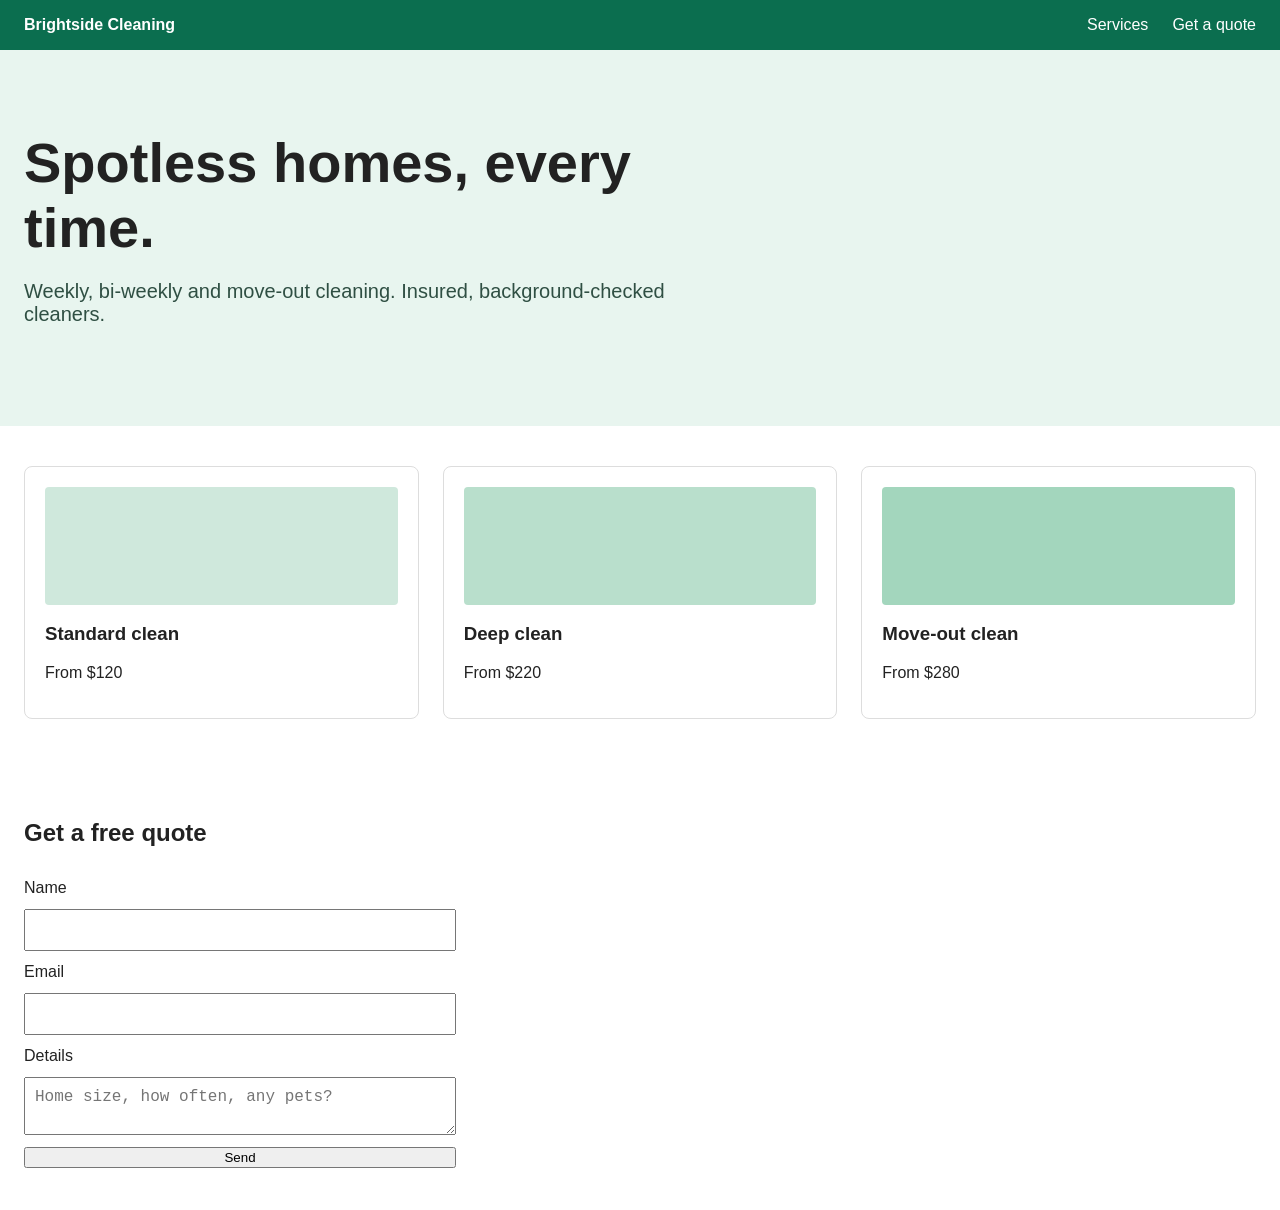
<file: website-fixes/after/index.html>
<!DOCTYPE html>
<html lang="en">
<head>
<meta charset="utf-8">
<!-- FIX 2: viewport tag so phones use the real screen width -->
<meta name="viewport" content="width=device-width, initial-scale=1">
<title>Brightside Cleaning Co.</title>
<style>
  * { box-sizing: border-box; }
  body { font-family: Arial, sans-serif; margin: 0; color: #222; }
  header { display: flex; justify-content: space-between; align-items: center; flex-wrap: wrap; gap: 12px; padding: 16px 24px; background: #0b6e4f; color: #fff; }
  .nav-links { display: flex; gap: 24px; list-style: none; margin: 0; padding: 0; }
  .nav-links a { color: #fff; text-decoration: none; }
  .menu-toggle { display: none; }
  /* FIX 1: fluid width, readable line length */
  .hero { max-width: 100%; padding: 80px 24px; background: #e8f5ef; }
  .hero > * { max-width: 720px; }
  .hero h1 { font-size: clamp(36px, 7vw, 56px); margin: 0 0 16px; }
  /* FIX 5: dark green text passes contrast on the light background */
  .hero p { color: #2f4f43; font-size: 20px; }
  .services { display: flex; gap: 24px; padding: 40px 24px; }
  .card { flex: 1; min-width: 0; border: 1px solid #ddd; border-radius: 8px; padding: 20px; }
  /* FIX 4: images scale down to fit their card */
  .card img { display: block; max-width: 100%; height: auto; border-radius: 4px; }
  form { padding: 40px 24px; display: grid; gap: 12px; max-width: 480px; }
  input, textarea { padding: 10px; font-size: 16px; width: 100%; }
  .error { color: #b3261e; margin: 0; }
  .success { color: #0b6e4f; font-weight: bold; margin: 0; }
  @media (max-width: 700px) {
    .menu-toggle { display: block; background: none; border: 1px solid #fff; color: #fff; padding: 6px 10px; }
    .nav-links { display: none; width: 100%; }
    .nav-links.open { display: flex; flex-direction: column; gap: 12px; }
    .services { flex-direction: column; }
  }
</style>
</head>
<body>
<header>
  <strong>Brightside Cleaning</strong>
  <button class="menu-toggle" aria-expanded="false" aria-controls="nav">Menu</button>
  <ul class="nav-links" id="nav">
    <li><a href="#services">Services</a></li>
    <li><a href="#quote">Get a quote</a></li>
  </ul>
</header>

<section class="hero">
  <h1>Spotless homes, every time.</h1>
  <p>Weekly, bi-weekly and move-out cleaning. Insured, background-checked cleaners.</p>
</section>

<section class="services" id="services">
  <div class="card">
    <img src="data:image/svg+xml,%3Csvg xmlns='http://www.w3.org/2000/svg' width='900' height='300'%3E%3Crect width='900' height='300' fill='%23cfe8dc'/%3E%3C/svg%3E" alt="Kitchen cleaning">
    <h3>Standard clean</h3><p>From $120</p>
  </div>
  <div class="card">
    <img src="data:image/svg+xml,%3Csvg xmlns='http://www.w3.org/2000/svg' width='900' height='300'%3E%3Crect width='900' height='300' fill='%23b9dfcc'/%3E%3C/svg%3E" alt="Deep cleaning">
    <h3>Deep clean</h3><p>From $220</p>
  </div>
  <div class="card">
    <img src="data:image/svg+xml,%3Csvg xmlns='http://www.w3.org/2000/svg' width='900' height='300'%3E%3Crect width='900' height='300' fill='%23a3d6bd'/%3E%3C/svg%3E" alt="Move-out cleaning">
    <h3>Move-out clean</h3><p>From $280</p>
  </div>
</section>

<form id="quote" novalidate>
  <h2>Get a free quote</h2>
  <label for="q-name">Name</label>
  <input id="q-name" name="name" autocomplete="name" required>
  <label for="q-email">Email</label>
  <input id="q-email" name="email" type="email" autocomplete="email" required>
  <label for="q-details">Details</label>
  <textarea id="q-details" name="details" placeholder="Home size, how often, any pets?"></textarea>
  <button type="submit">Send</button>
  <p class="error" id="q-error" hidden></p>
  <p class="success" id="q-success" hidden>Thanks! We'll email your quote within one business day.</p>
</form>

<!-- FIX 3: script at the end of body, after the elements it uses exist -->
<script>
  var toggle = document.querySelector('.menu-toggle');
  var links = document.querySelector('.nav-links');
  toggle.addEventListener('click', function () {
    var open = links.classList.toggle('open');
    toggle.setAttribute('aria-expanded', open);
  });

  // FIX 6: validate, stop the page reload, and confirm to the visitor
  document.getElementById('quote').addEventListener('submit', function (e) {
    e.preventDefault();
    var form = e.target, err = document.getElementById('q-error');
    if (!form.name.value.trim() || !form.email.checkValidity()) {
      err.textContent = 'Please enter your name and a valid email address.';
      err.hidden = false;
      return;
    }
    err.hidden = true;
    // In production: send to the client's email service or form backend here
    form.querySelector('button').disabled = true;
    document.getElementById('q-success').hidden = false;
  });
</script>
</body>
</html>
</file>
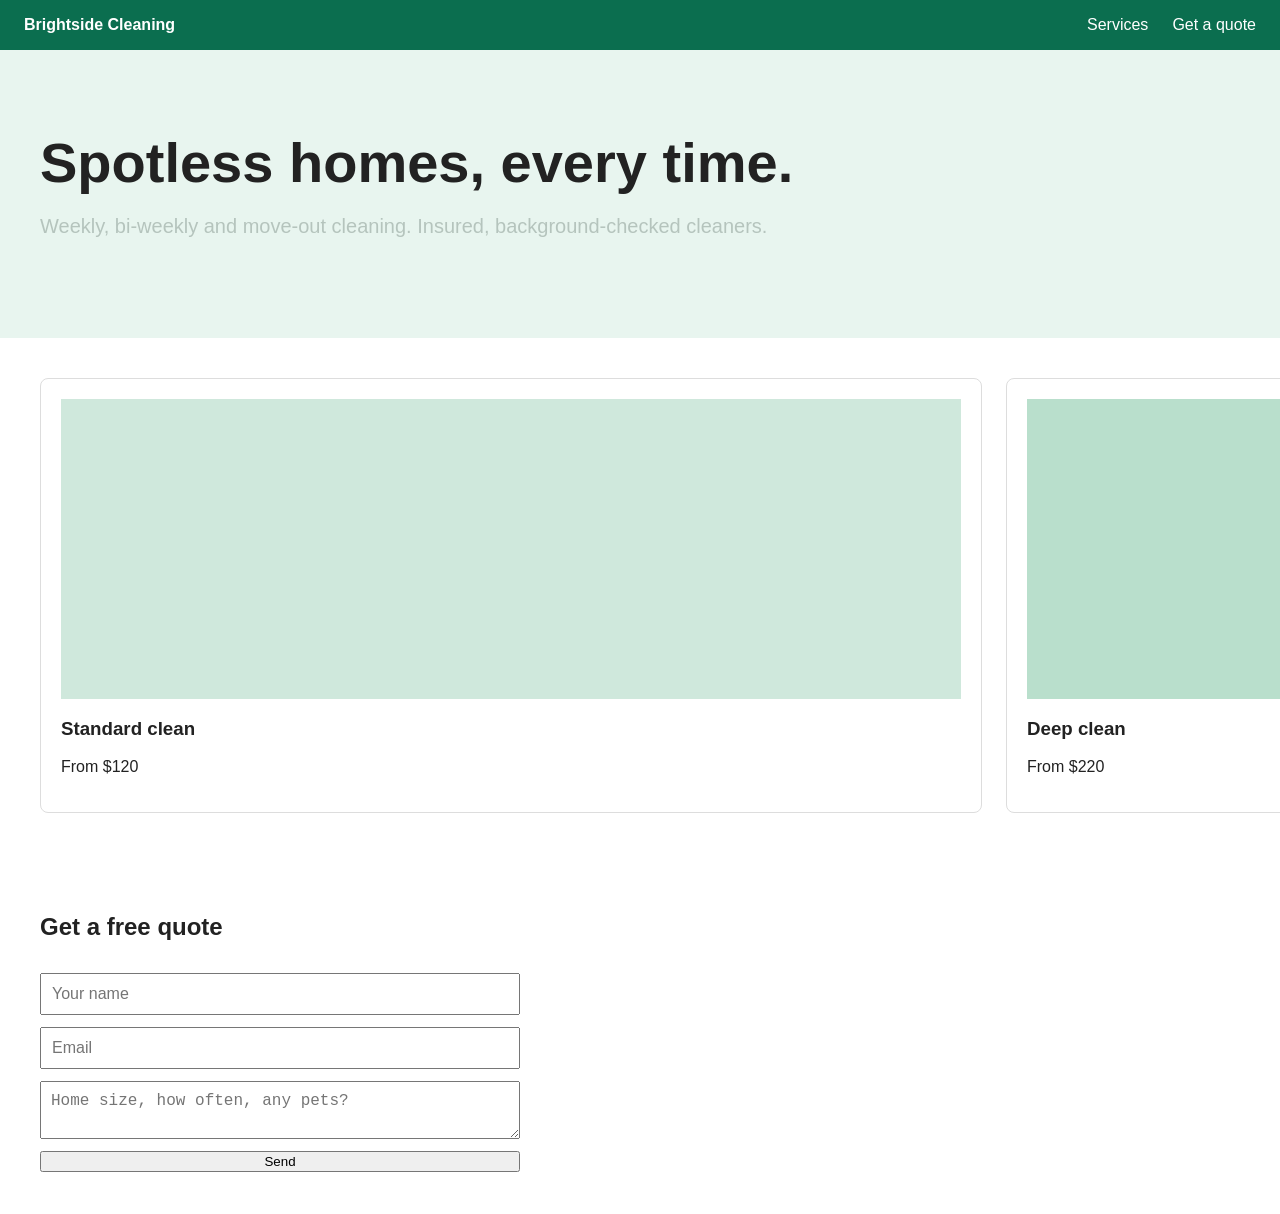
<file: website-fixes/before/index.html>
<!DOCTYPE html>
<html lang="en">
<head>
<meta charset="utf-8">
<title>Brightside Cleaning Co.</title>
<script>
  // BUG 3: runs before the button exists, so the menu never works
  document.querySelector('.menu-toggle').addEventListener('click', function () {
    document.querySelector('.nav-links').classList.toggle('open');
  });
</script>
<style>
  body { font-family: Arial, sans-serif; margin: 0; color: #222; }
  header { display: flex; justify-content: space-between; align-items: center; padding: 16px 24px; background: #0b6e4f; color: #fff; }
  .nav-links { display: flex; gap: 24px; list-style: none; margin: 0; padding: 0; }
  .nav-links a { color: #fff; text-decoration: none; }
  .menu-toggle { display: none; }
  /* BUG 1: fixed width forces sideways scrolling on phones */
  .hero { width: 1200px; padding: 80px 40px; background: #e8f5ef; }
  .hero h1 { font-size: 56px; margin: 0 0 16px; }
  /* BUG 5: light grey on light green is hard to read */
  .hero p { color: #b5c4bd; font-size: 20px; }
  .services { display: flex; gap: 24px; padding: 40px; }
  .card { flex: 1; border: 1px solid #ddd; border-radius: 8px; padding: 20px; }
  /* BUG 4: images keep their full size and overflow their card */
  .card img { display: block; }
  form { padding: 40px; display: grid; gap: 12px; max-width: 480px; }
  input, textarea { padding: 10px; font-size: 16px; }
  @media (max-width: 700px) {
    .menu-toggle { display: block; background: none; border: 1px solid #fff; color: #fff; padding: 6px 10px; }
    .nav-links { display: none; }
    .nav-links.open { display: flex; flex-direction: column; }
    .services { flex-direction: column; }
  }
</style>
</head>
<!-- BUG 2: no viewport meta tag, so phones render a zoomed-out desktop page -->
<body>
<header>
  <strong>Brightside Cleaning</strong>
  <button class="menu-toggle">Menu</button>
  <ul class="nav-links">
    <li><a href="#services">Services</a></li>
    <li><a href="#quote">Get a quote</a></li>
  </ul>
</header>

<section class="hero">
  <h1>Spotless homes, every time.</h1>
  <p>Weekly, bi-weekly and move-out cleaning. Insured, background-checked cleaners.</p>
</section>

<section class="services" id="services">
  <div class="card">
    <img src="data:image/svg+xml,%3Csvg xmlns='http://www.w3.org/2000/svg' width='900' height='300'%3E%3Crect width='900' height='300' fill='%23cfe8dc'/%3E%3C/svg%3E" alt="Kitchen cleaning">
    <h3>Standard clean</h3><p>From $120</p>
  </div>
  <div class="card">
    <img src="data:image/svg+xml,%3Csvg xmlns='http://www.w3.org/2000/svg' width='900' height='300'%3E%3Crect width='900' height='300' fill='%23b9dfcc'/%3E%3C/svg%3E" alt="Deep cleaning">
    <h3>Deep clean</h3><p>From $220</p>
  </div>
  <div class="card">
    <img src="data:image/svg+xml,%3Csvg xmlns='http://www.w3.org/2000/svg' width='900' height='300'%3E%3Crect width='900' height='300' fill='%23a3d6bd'/%3E%3C/svg%3E" alt="Move-out cleaning">
    <h3>Move-out clean</h3><p>From $280</p>
  </div>
</section>

<!-- BUG 6: submitting reloads the page and the message is lost; empty forms go through -->
<form id="quote">
  <h2>Get a free quote</h2>
  <input name="name" placeholder="Your name">
  <input name="email" placeholder="Email">
  <textarea name="details" placeholder="Home size, how often, any pets?"></textarea>
  <button>Send</button>
</form>
</body>
</html>
</file>
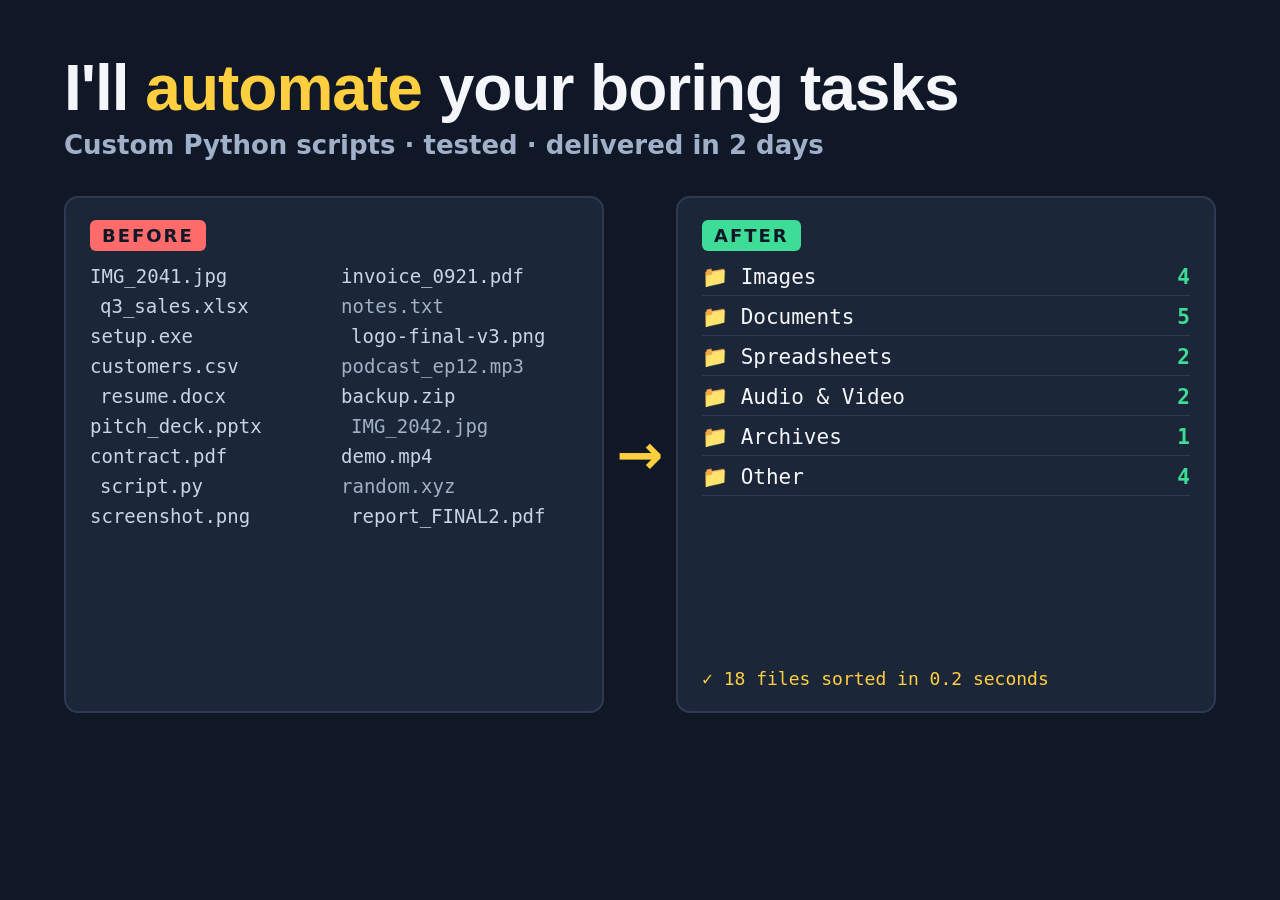
<file: gig-images/src/gig1-automation.html>
<!DOCTYPE html>
<html><head><meta charset="utf-8"><link rel="stylesheet" href="base.css">
<style>
  .files { display: grid; grid-template-columns: 1fr 1fr; gap: 8px 14px; font-size: 19px; color: #c9d4e5; }
  .files span:nth-child(3n) { transform: translateX(10px); }
  .files span:nth-child(4n) { color: var(--muted); }
  .tree { display: grid; gap: 9px; font-size: 21px; }
  .tree div { display: flex; justify-content: space-between; border-bottom: 1px solid var(--line); padding-bottom: 6px; }
  .tree b { color: var(--good); }
  .run { margin-top: auto; font-size: 18px; color: var(--accent); }
</style></head>
<body>
  <div class="head">
    <h1>I'll <em>automate</em> your boring tasks</h1>
    <div class="sub">Custom Python scripts · tested · delivered in 2 days</div>
  </div>
  <div class="stage">
    <div class="panel">
      <span class="tag bad">BEFORE</span>
      <div class="files mono">
        <span>IMG_2041.jpg</span><span>invoice_0921.pdf</span><span>q3_sales.xlsx</span>
        <span>notes.txt</span><span>setup.exe</span><span>logo-final-v3.png</span>
        <span>customers.csv</span><span>podcast_ep12.mp3</span><span>resume.docx</span>
        <span>backup.zip</span><span>pitch_deck.pptx</span><span>IMG_2042.jpg</span>
        <span>contract.pdf</span><span>demo.mp4</span><span>script.py</span>
        <span>random.xyz</span><span>screenshot.png</span><span>report_FINAL2.pdf</span>
      </div>
    </div>
    <div class="arrow">→</div>
    <div class="panel">
      <span class="tag good">AFTER</span>
      <div class="tree mono">
        <div>📁 Images<b>4</b></div>
        <div>📁 Documents<b>5</b></div>
        <div>📁 Spreadsheets<b>2</b></div>
        <div>📁 Audio &amp; Video<b>2</b></div>
        <div>📁 Archives<b>1</b></div>
        <div>📁 Other<b>4</b></div>
      </div>
      <div class="run mono">✓ 18 files sorted in 0.2 seconds</div>
    </div>
  </div>
</body></html>
</file>
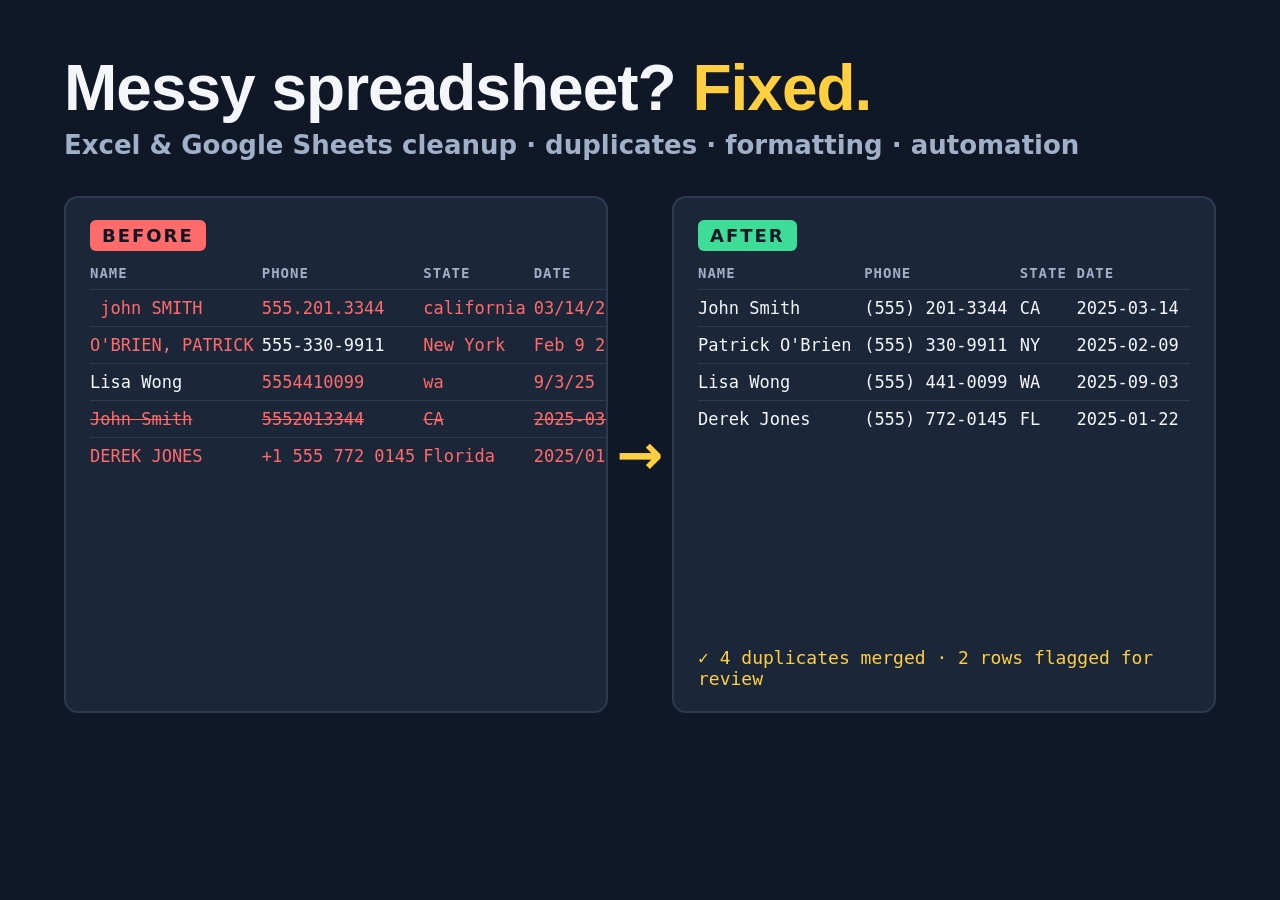
<file: gig-images/src/gig2-spreadsheet.html>
<!DOCTYPE html>
<html><head><meta charset="utf-8"><link rel="stylesheet" href="base.css">
<style>
  .stage { grid-template-columns: 1fr 64px 1fr; }
  table { border-collapse: collapse; font-size: 17px; width: 100%; }
  th { text-align: left; color: var(--muted); font-weight: 700; font-size: 14px; letter-spacing: 1px; text-transform: uppercase; padding: 0 8px 8px 0; }
  td { padding: 8px 8px 8px 0; border-top: 1px solid var(--line); white-space: nowrap; }
  .x { color: var(--bad); }
  .dup td { color: var(--bad); text-decoration: line-through; }
  .ok { color: var(--text); }
  .foot { margin-top: auto; font-size: 18px; color: var(--accent); }
</style></head>
<body>
  <div class="head">
    <h1>Messy spreadsheet? <em>Fixed.</em></h1>
    <div class="sub">Excel &amp; Google Sheets cleanup · duplicates · formatting · automation</div>
  </div>
  <div class="stage">
    <div class="panel">
      <span class="tag bad">BEFORE</span>
      <table class="mono">
        <tr><th>Name</th><th>Phone</th><th>State</th><th>Date</th></tr>
        <tr><td class="x">&nbsp;john SMITH</td><td class="x">555.201.3344</td><td class="x">california</td><td class="x">03/14/2025</td></tr>
        <tr><td class="x">O'BRIEN, PATRICK</td><td>555-330-9911</td><td class="x">New York</td><td class="x">Feb 9 2025</td></tr>
        <tr><td>Lisa Wong</td><td class="x">5554410099</td><td class="x">wa</td><td class="x">9/3/25</td></tr>
        <tr class="dup"><td>John Smith</td><td>5552013344</td><td>CA</td><td>2025-03-14</td></tr>
        <tr><td class="x">DEREK  JONES</td><td class="x">+1 555 772 0145</td><td class="x">Florida</td><td class="x">2025/01/22</td></tr>
      </table>
    </div>
    <div class="arrow">→</div>
    <div class="panel">
      <span class="tag good">AFTER</span>
      <table class="mono">
        <tr><th>Name</th><th>Phone</th><th>State</th><th>Date</th></tr>
        <tr><td>John Smith</td><td>(555) 201-3344</td><td>CA</td><td>2025-03-14</td></tr>
        <tr><td>Patrick O'Brien</td><td>(555) 330-9911</td><td>NY</td><td>2025-02-09</td></tr>
        <tr><td>Lisa Wong</td><td>(555) 441-0099</td><td>WA</td><td>2025-09-03</td></tr>
        <tr><td>Derek Jones</td><td>(555) 772-0145</td><td>FL</td><td>2025-01-22</td></tr>
      </table>
      <div class="foot mono">✓ 4 duplicates merged · 2 rows flagged for review</div>
    </div>
  </div>
</body></html>
</file>
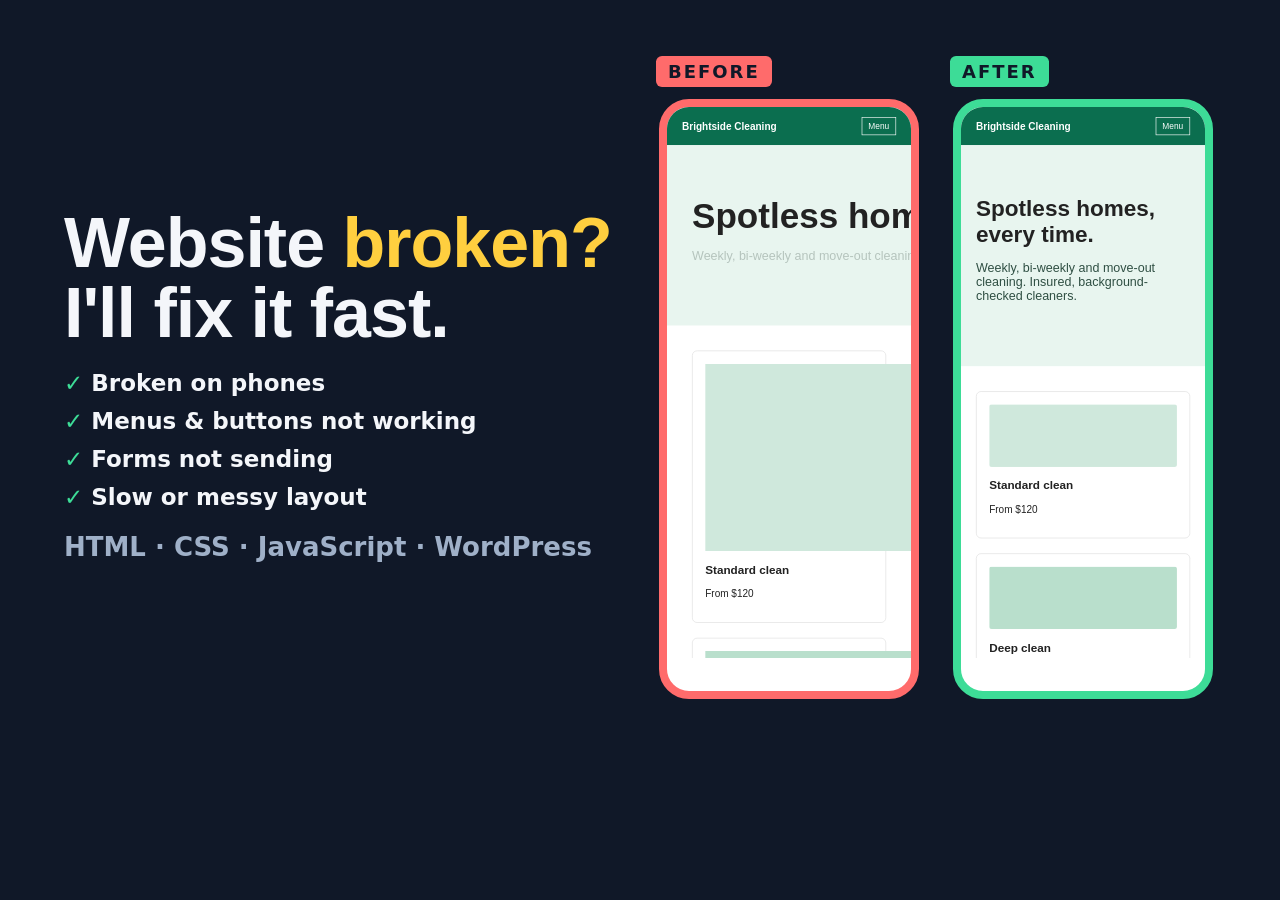
<file: gig-images/src/gig3-website.html>
<!DOCTYPE html>
<html><head><meta charset="utf-8"><link rel="stylesheet" href="base.css">
<style>
  body { grid-template-columns: 1fr 560px; grid-template-rows: 1fr; gap: 40px; align-items: center; }
  .head { gap: 22px; }
  h1 { font-size: 70px; }
  .list { display: grid; gap: 12px; font-size: 23px; font-weight: 600; }
  .list span::before { content: "✓  "; color: var(--good); font-weight: 900; }
  .phones { display: grid; grid-template-columns: 1fr 1fr; gap: 28px; height: 657px; }
  .phone { display: flex; flex-direction: column; gap: 12px; align-items: center; min-height: 0; }
  .frame { width: 260px; height: 600px; border: 8px solid #2c3a52; border-radius: 30px; overflow: hidden; background: #fff; position: relative; }
  /* Render the real pages at a true 390px phone width, scaled to fit the frame */
  .frame iframe { width: 390px; height: 880px; border: 0; transform: scale(0.626); transform-origin: 0 0; pointer-events: none; }
  .phone.bad .frame { border-color: var(--bad); }
  .phone.good .frame { border-color: var(--good); }
</style></head>
<body>
  <div class="head">
    <h1>Website <em>broken?</em><br>I'll fix it fast.</h1>
    <div class="list">
      <span>Broken on phones</span>
      <span>Menus &amp; buttons not working</span>
      <span>Forms not sending</span>
      <span>Slow or messy layout</span>
    </div>
    <div class="sub">HTML · CSS · JavaScript · WordPress</div>
  </div>
  <div class="phones">
    <div class="phone bad"><span class="tag bad">BEFORE</span><div class="frame"><iframe src="../../website-fixes/before/index.html" scrolling="no"></iframe></div></div>
    <div class="phone good"><span class="tag good">AFTER</span><div class="frame"><iframe src="../../website-fixes/after/index.html" scrolling="no"></iframe></div></div>
  </div>
</body></html>
</file>
<file: gig-images/src/base.css>
/* Shared look for all gig images: deep ink ground, one warm yellow accent, red/green only for before/after */
:root {
  --ink: #101828;
  --panel: #1b2638;
  --line: #2c3a52;
  --text: #f4f6fa;
  --muted: #9fb0c8;
  --accent: #ffcf3f;
  --bad: #ff6b6b;
  --good: #3ddc97;
}
* { box-sizing: border-box; margin: 0; }
html, body { width: 1280px; height: 769px; overflow: hidden; }
body {
  background: var(--ink); color: var(--text);
  font-family: "Segoe UI", system-ui, sans-serif;
  padding: 56px 64px; display: grid; grid-template-rows: auto 1fr; gap: 36px;
}
.head { display: grid; gap: 10px; }
h1 { font-family: "Segoe UI Black", "Segoe UI", sans-serif; font-weight: 900; font-size: 64px; line-height: 1; letter-spacing: -1px; }
h1 em { font-style: normal; color: var(--accent); }
.sub { font-size: 26px; color: var(--muted); font-weight: 600; }
.stage { display: grid; grid-template-columns: 1fr 72px 1fr; align-items: center; min-height: 0; }
.arrow { font-size: 56px; color: var(--accent); text-align: center; font-weight: 900; }
.panel { background: var(--panel); border: 2px solid var(--line); border-radius: 14px; padding: 22px 24px; height: 100%; overflow: hidden; display: flex; flex-direction: column; gap: 14px; }
.tag { align-self: flex-start; font-weight: 800; font-size: 18px; letter-spacing: 2px; padding: 5px 12px; border-radius: 6px; color: var(--ink); }
.tag.bad { background: var(--bad); }
.tag.good { background: var(--good); }
.mono { font-family: Consolas, "Cascadia Mono", monospace; }
</file>
